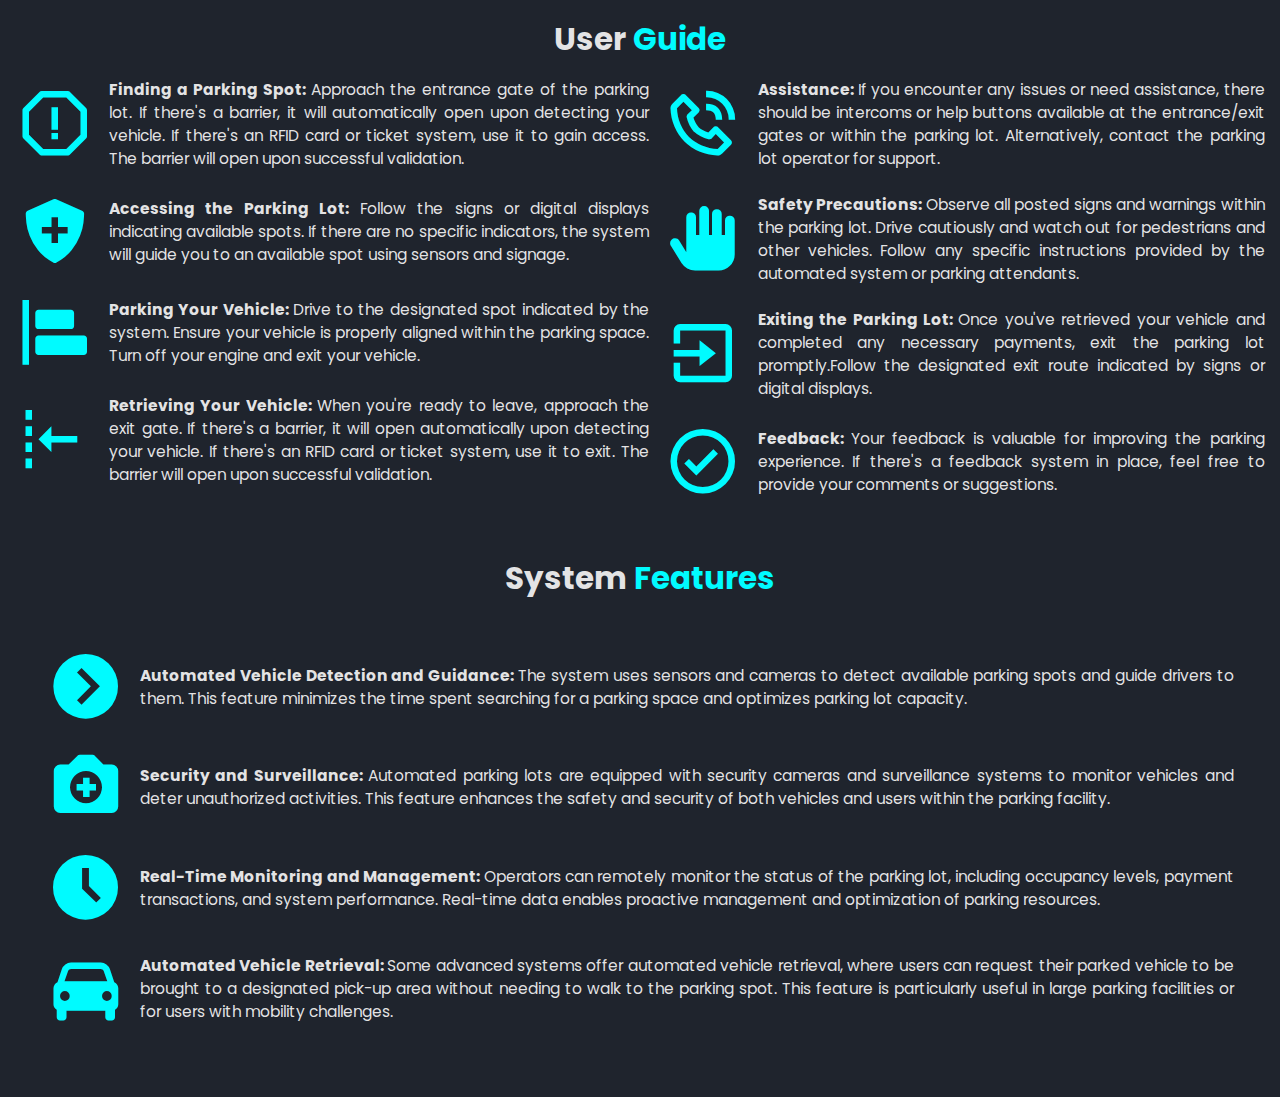
<file: user-guide.html>
<!DOCTYPE html>
<html lang="en">

<head>
    <meta charset="UTF-8">
    <meta name="viewport" content="width=device-width, initial-scale=1.0">
    <link rel="stylesheet" href="user-guide.css">
    <link href="https://unpkg.com/boxicons@2.1.4/css/boxicons.min.css" rel="stylesheet" />
    <title>User Guide and features</title>
</head>

<body>

    <div>
        <div>
            <h1 class="user-guide-label">User <span class="user-guide-label-span">Guide</span></h1>
        </div>
        <div>
            <div class="mysection">
                <div>
                    <div class="uguide">
                        <i class='bx bx-error-alt'></i>
                        <p><b>Finding a Parking Spot: </b>Approach the entrance gate of the parking lot.
                            If there's a barrier, it will automatically open upon detecting your vehicle.
                            If there's an RFID card or ticket system, use it to gain access. The barrier will open upon
                            successful validation.</p>
                    </div><br>
                    <div class="uguide">
                        <i class='bx bxs-shield-plus'></i>
                        <p><b>Accessing the Parking Lot: </b>Follow the signs or digital displays indicating available
                            spots. If there are no specific indicators, the system will guide you to an available spot
                            using sensors and signage.</p>
                    </div><br>
                    <div class="uguide">
                        <i class='bx bxs-objects-horizontal-left'></i>
                        <p><b>Parking Your Vehicle: </b>Drive to the designated spot indicated by the system.
                            Ensure your vehicle is properly aligned within the parking space.
                            Turn off your engine and exit your vehicle.</p>
                    </div><br>
                    <div class="uguide">
                        <i class='bx bx-horizontal-left'></i>
                        <p><b>Retrieving Your Vehicle: </b>When you're ready to leave, approach the exit gate.
                            If there's a barrier, it will open automatically upon detecting your vehicle.
                            If there's an RFID card or ticket system, use it to exit. The barrier will open upon
                            successful validation.</p>
                    </div><br>
                </div>
                <div>
                    <div class="uguide">
                        <i class='bx bx-phone-call'></i>
                        <p><b>Assistance: </b>If you encounter any issues or need assistance, there should be intercoms
                            or help buttons available at the entrance/exit gates or within the parking lot.
                            Alternatively, contact the parking lot operator for support.</p>
                    </div><br>
                    <div class="uguide">
                        <i class='bx bxs-hand'></i>
                        <p><b>Safety Precautions: </b>Observe all posted signs and warnings within the parking lot.
                            Drive cautiously and watch out for pedestrians and other vehicles. Follow any specific
                            instructions provided by the automated system or parking attendants.</p>
                    </div><br>
                    <div class="uguide">
                        <i class='bx bx-exit'></i>
                        <p><b>Exiting the Parking Lot: </b>Once you've retrieved your vehicle and completed any
                            necessary payments, exit the parking lot promptly.Follow the designated exit route indicated
                            by signs or digital displays.</p>
                    </div><br>
                    <div class="uguide">
                        <i class='bx bx-check-circle'></i>
                        <p><b> Feedback: </b>Your feedback is valuable for improving the parking experience. If there's
                            a feedback system in place, feel free to provide your comments or suggestions.</p>
                    </div><br>
                </div>
            </div>
            <div>
                <h1 class="user-guide-label">System <span class="user-guide-label-span">Features</span></h1>
            </div>
            <div class="mysection2">
                <div>
                    <div class="uguide">
                        <i class='bx bxs-chevron-right-circle'></i>
                        <p><b>Automated Vehicle Detection and Guidance: </b>The system uses sensors and cameras to
                            detect available parking spots and guide drivers to them. This feature minimizes the time
                            spent searching for a parking space and optimizes parking lot capacity.</p>
                    </div><br>
                    <div class="uguide">
                        <i class='bx bxs-camera-plus'></i>
                        <p><b>Security and Surveillance: </b>Automated parking lots are equipped with security cameras
                            and surveillance systems to monitor vehicles and deter unauthorized activities. This feature
                            enhances the safety and security of both vehicles and users within the parking facility.</p>
                    </div><br>
                    <div class="uguide">
                        <i class='bx bxs-time-five'></i>
                        <p><b>Real-Time Monitoring and Management: </b>Operators can remotely monitor the status of the
                            parking lot, including occupancy levels, payment transactions, and system performance.
                            Real-time data enables proactive management and optimization of parking resources.</p>
                    </div><br>
                    <div class="uguide">
                        <i class='bx bxs-car'></i>
                        <p><b>Automated Vehicle Retrieval: </b> Some advanced systems offer automated vehicle retrieval,
                            where users can request their parked vehicle to be brought to a designated pick-up area
                            without needing to walk to the parking spot. This feature is particularly useful in large
                            parking facilities or for users with mobility challenges.</p>
                    </div><br>
                </div>
            </div>
        </div>
    </div>

</body>

</html>
</file>
<file: user-guide.css>
@import url("https://fonts.googleapis.com/css2?family=Poppins:wght@300;400;500;600;700;800;900&display=swap");

/* ==========================================
              Global CSS
=========================================== */
* {
    margin: 0;
    padding: 0;
    box-sizing: border-box;
    text-decoration: none;
    outline: none;
    border: none;
    font-family: "Poppins", sans-serif;
  }
  
  :root {
    --bg-color: #1f242d;
  
    --second-bg-color: #323946;
    --text-color: #ffffffe2;
  
    --main-color: #00fbff;
    --transition: all 0.4s ease-in;
  }
  
  html {
    font-size: 15.5px;
    overflow-x: hidden;
  }
  
  body {
    background: var(--bg-color);
    color: var(--text-color);
  }
  
  section {
    min-height: 100vh;
    min-width: 100%;
    padding: 7rem 9% 2rem;
  }

  /* ########################################## */
              /* body */
  /* ########################################## */

  .user-guide-label {
    width: 100%;
    text-align: center;
    margin-top: 1rem;
  }

  .user-guide-label-span {
    color: var(--main-color);
  }

  .mysection {
    display: flex;
    gap: 1rem;
    padding: 1rem;
  }

  .mysection p {
    text-align: justify;
  }

  .uguide {
    display: flex;
    align-items: center;
    gap: 1rem;
  }

  .uguide i {
    font-size: 5rem;
    color: var(--main-color);
  }

  .mysection2 {
    text-align: justify;
    padding: 3rem;
  }

  @media (max-width: 700px) {
    .uguide {
      display: flex;
      flex-direction: column;
      align-items: center;
      gap: 1rem;
    }

    .mysection {
      display: flex;
      flex-direction: column;
      gap: 1rem;
      padding: 1rem;
    }
  }
</file>
